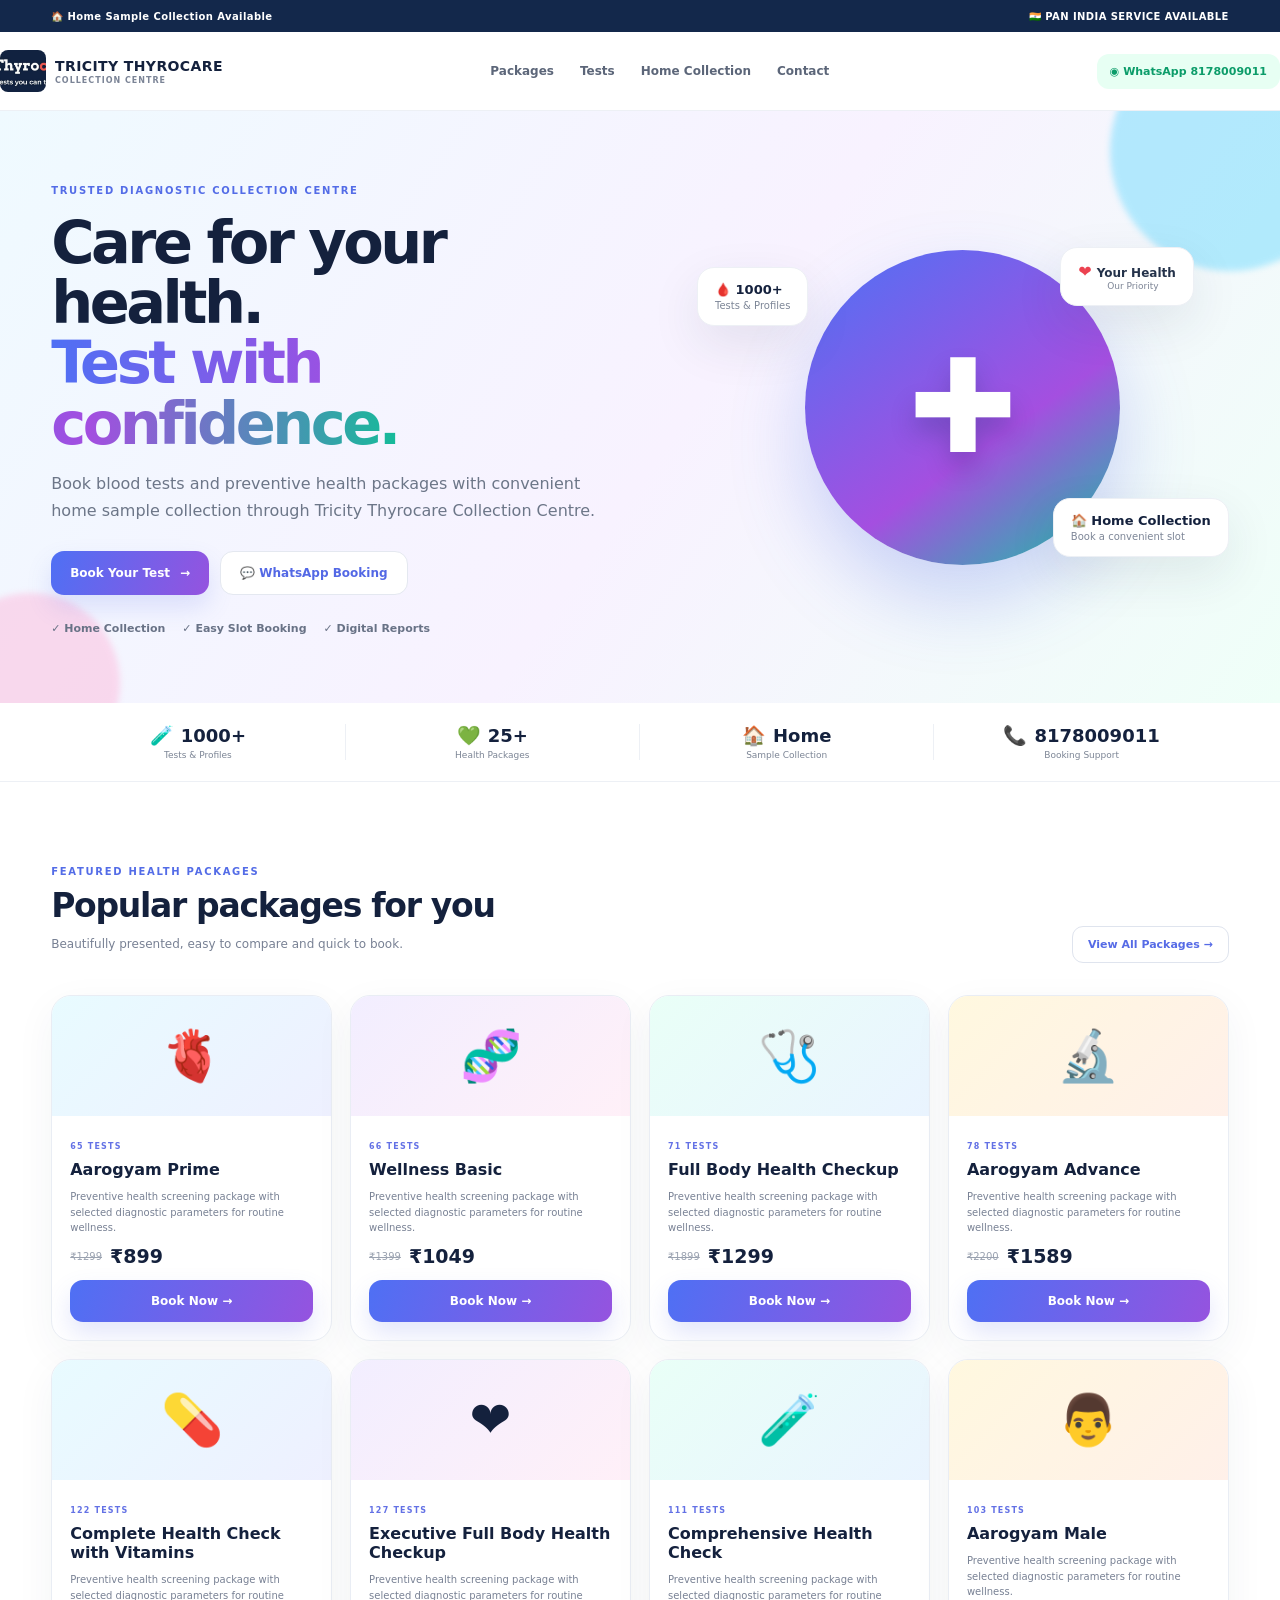
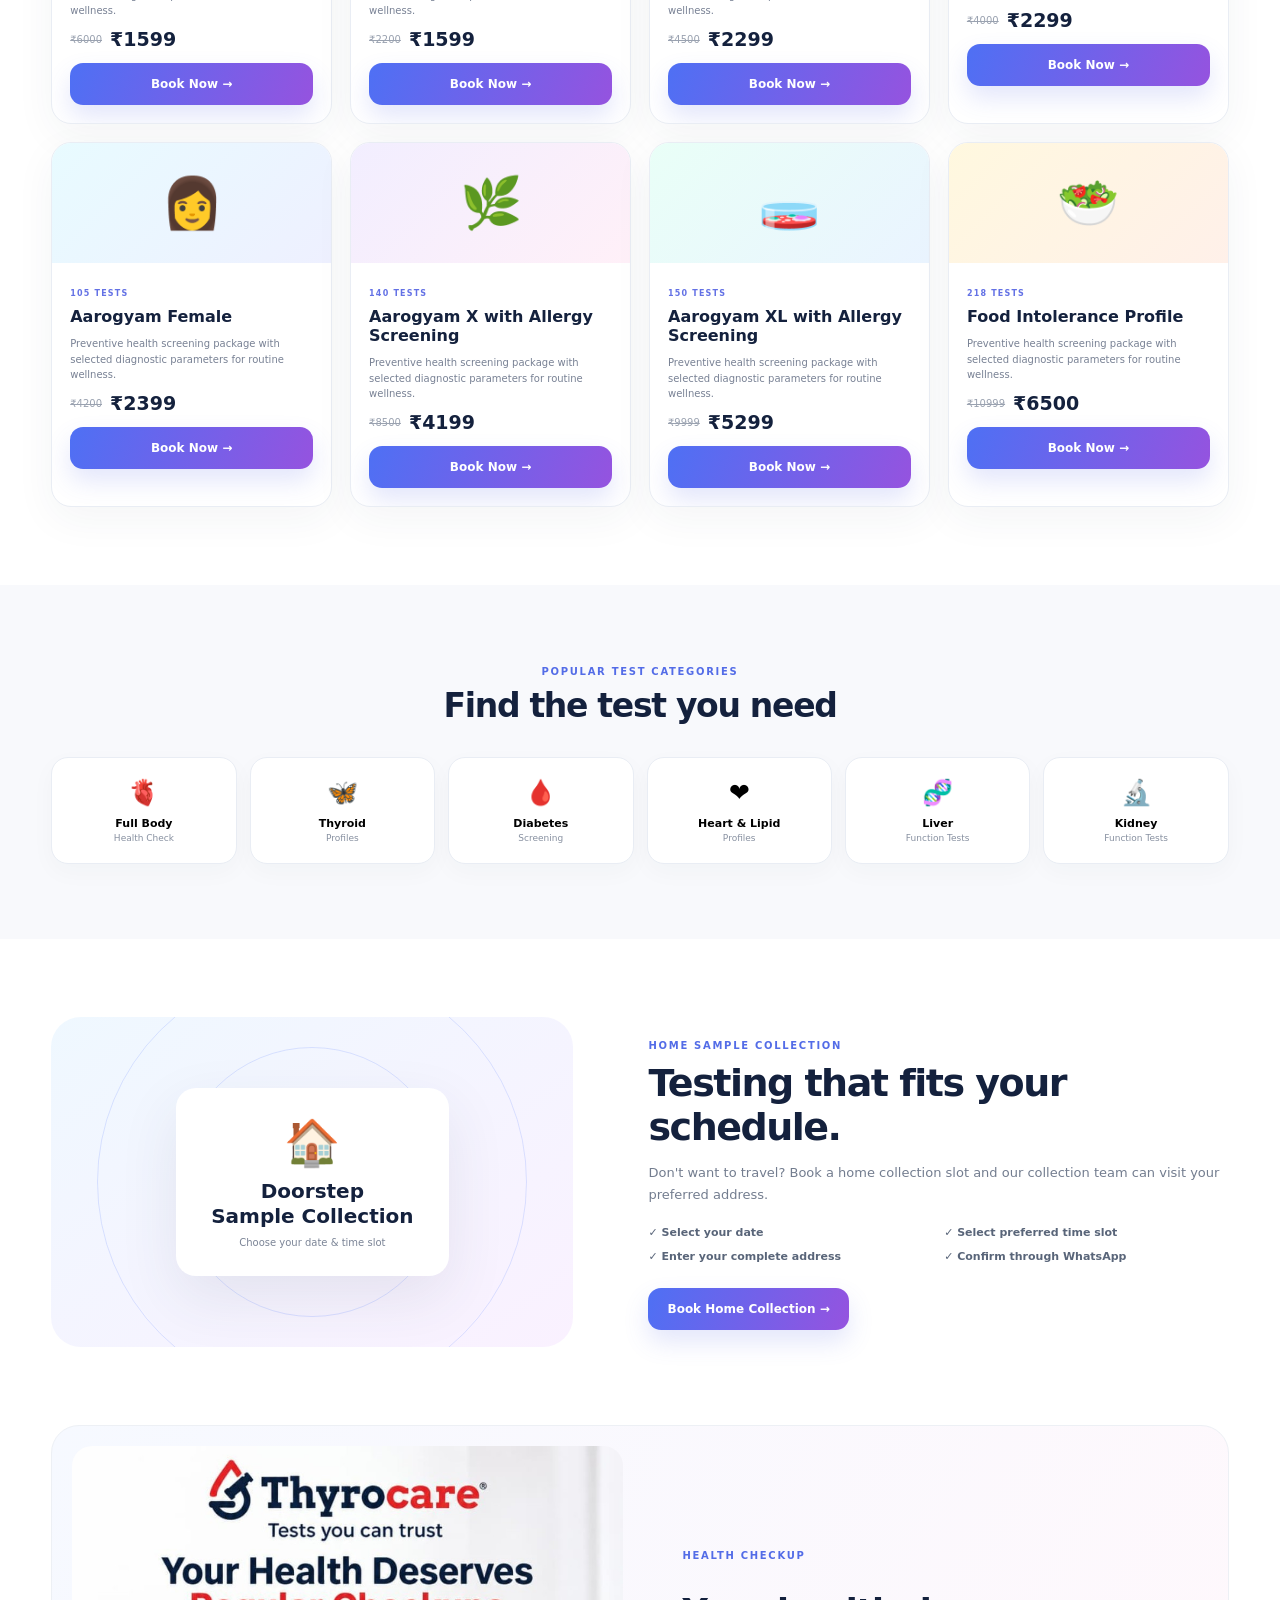
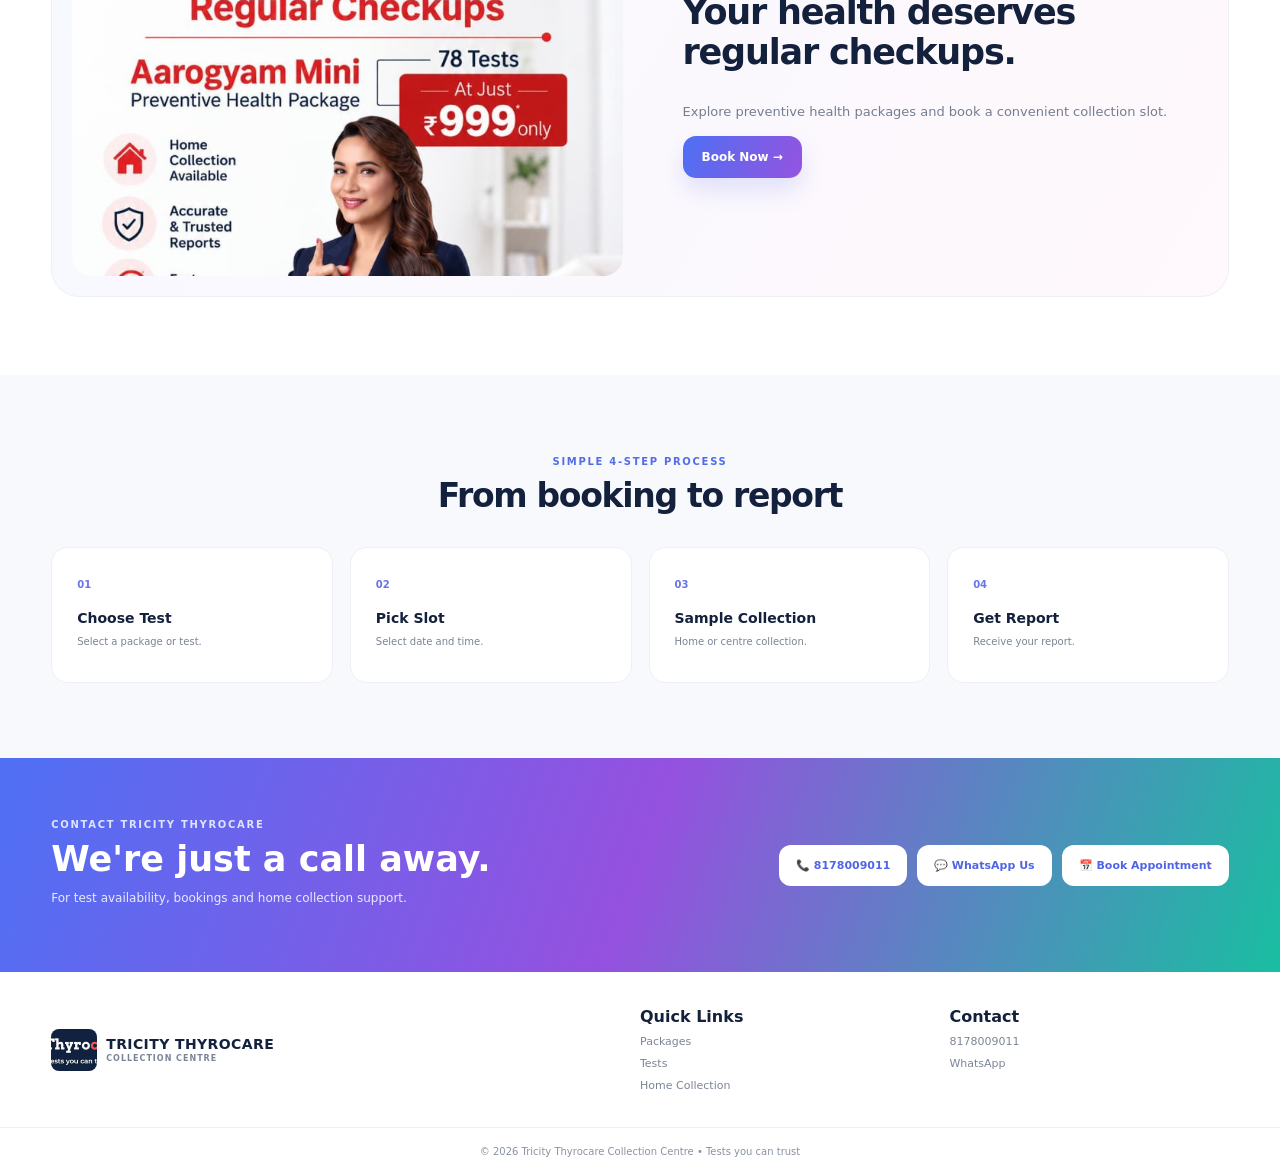
<file: index.html>
<!doctype html>
<html lang="en">
<head>
<meta charset="utf-8">
<meta name="viewport" content="width=device-width,initial-scale=1">
<title>Tricity Thyrocare Collection Centre</title>
<meta name="description" content="Tricity Thyrocare Collection Centre - Blood Tests, Health Packages and Home Collection">
<link rel="stylesheet" href="style.css">
</head>
<body>
<div class="topbar"><div>🏠 Home Sample Collection Available</div><div>🇮🇳 PAN INDIA SERVICE AVAILABLE</div></div>

<header class="header">
  <div class="nav">
    <a class="brand" href="#">
      <img src="thyrocare-logo.jpg" alt="Thyrocare">
      <div><strong>TRICITY THYROCARE</strong><span>COLLECTION CENTRE</span></div>
    </a>
    <nav>
      <a href="#packages">Packages</a>
      <a href="#tests">Tests</a>
      <a href="#home">Home Collection</a>
      <a href="#contact">Contact</a>
    </nav>
    <div class="header-actions">
      <a class="whatsapp" href="https://wa.me/918178009011" target="_blank">◉ <span>WhatsApp</span> 8178009011</a>
      <button class="menu" onclick="toggleMenu()">☰</button>
    </div>
  </div>
</header>

<main>
<section class="hero">
  <div class="hero-bg one"></div><div class="hero-bg two"></div>
  <div class="container hero-grid">
    <div class="hero-copy">
      <span class="eyebrow">TRUSTED DIAGNOSTIC COLLECTION CENTRE</span>
      <h1>Care for your health.<br><span>Test with confidence.</span></h1>
      <p>Book blood tests and preventive health packages with convenient home sample collection through Tricity Thyrocare Collection Centre.</p>
      <div class="hero-buttons">
        <button class="btn primary" onclick="openBooking()">Book Your Test <b>→</b></button>
        <a class="btn secondary" href="https://wa.me/918178009011" target="_blank">💬 WhatsApp Booking</a>
      </div>
      <div class="hero-points"><span>✓ Home Collection</span><span>✓ Easy Slot Booking</span><span>✓ Digital Reports</span></div>
    </div>
    <div class="hero-art">
      <div class="circle"></div>
      <div class="glass-card top"><b>🩸 1000+</b><small>Tests & Profiles</small></div>
      <div class="glass-card bottom"><b>🏠 Home Collection</b><small>Book a convenient slot</small></div>
      <div class="medical-symbol">✚</div>
      <div class="floating-badge">❤️ <b>Your Health</b><small>Our Priority</small></div>
    </div>
  </div>
</section>

<section class="quick">
 <div class="container quick-grid">
  <div><span>🧪</span><b>1000+</b><small>Tests & Profiles</small></div>
  <div><span>💚</span><b>25+</b><small>Health Packages</small></div>
  <div><span>🏠</span><b>Home</b><small>Sample Collection</small></div>
  <div><span>📞</span><b>8178009011</b><small>Booking Support</small></div>
 </div>
</section>

<section id="packages" class="section">
 <div class="container">
  <div class="section-title"><div><span>FEATURED HEALTH PACKAGES</span><h2>Popular packages for you</h2><p>Beautifully presented, easy to compare and quick to book.</p></div><button class="outline" onclick="openBooking()">View All Packages →</button></div>
  <div class="cards" id="cards"></div>
 </div>
</section>

<section id="tests" class="test-section">
 <div class="container">
  <div class="section-title center"><div><span>POPULAR TEST CATEGORIES</span><h2>Find the test you need</h2></div></div>
  <div class="test-grid">
   <button onclick="category('Full Body Health Check')">🫀<b>Full Body</b><small>Health Check</small></button>
   <button onclick="category('Thyroid Profile')">🦋<b>Thyroid</b><small>Profiles</small></button>
   <button onclick="category('Diabetes Profile')">🩸<b>Diabetes</b><small>Screening</small></button>
   <button onclick="category('Lipid Profile')">❤️<b>Heart & Lipid</b><small>Profiles</small></button>
   <button onclick="category('Liver Function Test')">🧬<b>Liver</b><small>Function Tests</small></button>
   <button onclick="category('Kidney Function Test')">🔬<b>Kidney</b><small>Function Tests</small></button>
  </div>
 </div>
</section>

<section id="home" class="home-section">
 <div class="container home-grid">
  <div class="home-visual"><div class="home-card">🏠<b>Doorstep<br>Sample Collection</b><small>Choose your date & time slot</small></div><div class="ring r1"></div><div class="ring r2"></div></div>
  <div><span class="eyebrow">HOME SAMPLE COLLECTION</span><h2>Testing that fits your schedule.</h2><p>Don't want to travel? Book a home collection slot and our collection team can visit your preferred address.</p><div class="features"><span>✓ Select your date</span><span>✓ Select preferred time slot</span><span>✓ Enter your complete address</span><span>✓ Confirm through WhatsApp</span></div><button class="btn primary" onclick="openBooking()">Book Home Collection →</button></div>
 </div>
</section>

<section class="promo-section">
 <div class="container promo-wrap"><img src="health-package-promo.jpg" alt="Health package promotion"><div class="promo-copy"><span>HEALTH CHECKUP</span><h2>Your health deserves regular checkups.</h2><p>Explore preventive health packages and book a convenient collection slot.</p><button class="btn primary" onclick="openBooking()">Book Now →</button></div></div>
</section>

<section class="steps"><div class="container"><div class="section-title center"><div><span>SIMPLE 4-STEP PROCESS</span><h2>From booking to report</h2></div></div><div class="step-grid"><div><i>01</i><b>Choose Test</b><p>Select a package or test.</p></div><div><i>02</i><b>Pick Slot</b><p>Select date and time.</p></div><div><i>03</i><b>Sample Collection</b><p>Home or centre collection.</p></div><div><i>04</i><b>Get Report</b><p>Receive your report.</p></div></div></div></section>

<section id="contact" class="contact"><div class="container contact-grid"><div><span class="eyebrow">CONTACT TRICITY THYROCARE</span><h2>We're just a call away.</h2><p>For test availability, bookings and home collection support.</p></div><div class="contact-actions"><a href="tel:8178009011">📞 <b>8178009011</b></a><a href="https://wa.me/918178009011" target="_blank">💬 <b>WhatsApp Us</b></a><button onclick="openBooking()">📅 <b>Book Appointment</b></button></div></div></section>
</main>

<footer><div class="container footer-grid"><div class="brand"><img src="thyrocare-logo.jpg" alt="Thyrocare"><div><strong>TRICITY THYROCARE</strong><span>COLLECTION CENTRE</span></div></div><div><b>Quick Links</b><a href="#packages">Packages</a><a href="#tests">Tests</a><a href="#home">Home Collection</a></div><div><b>Contact</b><a href="tel:8178009011">8178009011</a><a href="https://wa.me/918178009011">WhatsApp</a></div></div><div class="copyright">© 2026 Tricity Thyrocare Collection Centre • Tests you can trust</div></footer>

<div class="popup" id="popup">
 <div class="popup-box"><button class="x" onclick="closePopup()">×</button><img src="health-package-promo.jpg" alt="Health Package"><div class="popup-body"><span>LIMITED-TIME HEALTH OFFER</span><h3>Aarogyam Mini<br>Preventive Health Package</h3><p>78 Tests • Home Collection Available</p><div class="popup-price">₹999 <small>only</small></div><button class="btn primary" onclick="closePopup();openBooking('Aarogyam Mini')">Book Now →</button></div></div>
</div>

<div class="modal" id="modal">
 <div class="modal-box"><button class="x" onclick="closeBooking()">×</button><div class="modal-title"><span>ONLINE APPOINTMENT</span><h2>Book your test</h2><p>Choose your package, date and preferred time slot.</p></div>
 <form id="bookingForm">
  <div class="form-grid">
   <label>Patient Name<input id="name" required placeholder="Full name"></label>
   <label>Mobile Number<input id="mobile" required pattern="[0-9]{10}" placeholder="10 digit mobile"></label>
   <label>Test / Package<select id="package" required></select></label>
   <label>Collection Type<select id="collection"><option>Home Sample Collection</option><option>Visit Collection Centre</option></select></label>
   <label>Booking Date<input id="date" type="date" required></label>
   <label>Preferred Slot<select id="slot" required><option value="">Select slot</option><option>06:00 AM – 07:00 AM</option><option>07:00 AM – 08:00 AM</option><option>08:00 AM – 09:00 AM</option><option>09:00 AM – 10:00 AM</option><option>10:00 AM – 11:00 AM</option><option>11:00 AM – 12:00 PM</option></select></label>
   <label>Age<input id="age" type="number" min="1" max="120" placeholder="Age"></label>
   <label>Pincode<input id="pin" required inputmode="numeric" placeholder="Pincode"></label>
   <label class="wide">Full Address<textarea id="address" required placeholder="House / Street / Area / City"></textarea></label>
  </div>
  <div class="booking-note">📱 Booking confirmation will open on WhatsApp <b>8178009011</b>.</div>
  <button class="btn primary full" type="submit">Confirm Booking on WhatsApp →</button>
 </form>
 </div>
</div>
<script src="script.js"></script>
</body></html>
</file>
<file: style.css>
*{box-sizing:border-box}html{scroll-behavior:smooth}body{margin:0;font-family:Inter,system-ui,-apple-system,Segoe UI,sans-serif;color:#14213d;background:#fff}a{text-decoration:none;color:inherit}button{font:inherit;cursor:pointer}.container{width:min(1180px,92%);margin:auto}.topbar{height:32px;background:#13284b;color:#fff;display:flex;justify-content:space-between;align-items:center;padding:0 4%;font-size:10px;font-weight:800;letter-spacing:.4px}.header{position:sticky;top:0;z-index:30;background:#ffffffee;backdrop-filter:blur(15px);border-bottom:1px solid #edf0f5}.nav{height:78px;display:flex;align-items:center;justify-content:space-between;gap:20px}.brand{display:flex;align-items:center;gap:9px}.brand img{width:46px;height:42px;object-fit:cover;border-radius:8px}.brand strong{display:block;font-size:14px;letter-spacing:.4px}.brand span{display:block;color:#7b8496;font-size:8px;font-weight:900;letter-spacing:1px;margin-top:2px}nav{display:flex;gap:26px;color:#5c6679;font-size:12px;font-weight:800}nav a:hover{color:#4e6de8}.header-actions{display:flex;align-items:center;gap:9px}.whatsapp{background:#e7fff3;color:#0b9c69;padding:11px 13px;border-radius:12px;font-size:11px;font-weight:900}.menu{display:none;border:0;background:#f1f3f8;padding:9px;border-radius:9px}.hero{position:relative;overflow:hidden;background:linear-gradient(125deg,#effaff 0%,#f8f2ff 53%,#effff8 100%);padding:68px 0}.hero-bg{position:absolute;border-radius:50%;filter:blur(3px);opacity:.45}.hero-bg.one{width:240px;height:240px;background:#63d8ff;right:-70px;top:-80px}.hero-bg.two{width:180px;height:180px;background:#ffb4d9;left:-60px;bottom:-70px}.hero-grid{display:grid;grid-template-columns:1fr .9fr;align-items:center;gap:55px;position:relative}.eyebrow,.section-title>div>span,.contact .eyebrow,.promo-copy>span{font-size:10px;letter-spacing:1.7px;font-weight:900;color:#536ce7}.hero h1{font-size:59px;line-height:1.02;letter-spacing:-3.5px;margin:15px 0}.hero h1 span{background:linear-gradient(90deg,#4f70f4,#a34ee0,#15bb99);-webkit-background-clip:text;color:transparent}.hero p{color:#6c7688;line-height:1.7;max-width:570px;font-size:16px}.hero-buttons{display:flex;gap:11px;margin:27px 0}.btn{border:0;border-radius:13px;padding:14px 19px;font-size:12px;font-weight:900;display:inline-flex;align-items:center;justify-content:center;gap:10px}.primary{background:linear-gradient(110deg,#4e70f4,#9553df);color:#fff;box-shadow:0 12px 25px #5868e62b}.secondary{background:#fff;color:#5368e5;border:1px solid #e4e8f0}.hero-points{display:flex;gap:17px;flex-wrap:wrap;color:#687286;font-size:11px;font-weight:800}.hero-art{height:390px;position:relative;display:grid;place-items:center}.circle{width:315px;height:315px;border-radius:50%;background:linear-gradient(145deg,#4d72f5,#a44fe0 60%,#16c6a3);box-shadow:0 35px 75px #536be844}.medical-symbol{position:absolute;color:#fff;font-size:130px;font-weight:900;text-shadow:0 15px 25px #1d2d6a44}.glass-card,.floating-badge{position:absolute;background:#fff;border:1px solid #edf0f5;border-radius:17px;box-shadow:0 18px 50px #24324a18;padding:14px 17px}.glass-card b,.glass-card small{display:block}.glass-card b{font-size:13px}.glass-card small{font-size:10px;color:#7d8697;margin-top:3px}.glass-card.top{left:0;top:55px}.glass-card.bottom{right:0;bottom:45px}.floating-badge{right:35px;top:35px;color:#ec4250}.floating-badge b{color:#24324a;font-size:12px}.floating-badge small{display:block;color:#7c8495;font-size:9px;margin-left:29px}.quick{background:#fff;border-bottom:1px solid #edf0f5}.quick-grid{display:grid;grid-template-columns:repeat(4,1fr);padding:21px 0}.quick-grid>div{text-align:center;border-right:1px solid #edf0f5}.quick-grid>div:last-child{border:0}.quick-grid span{font-size:19px;margin-right:7px}.quick-grid b{font-size:18px}.quick-grid small{display:block;color:#7c8595;font-size:9px;margin-top:3px}.section{padding:78px 0}.section-title{display:flex;justify-content:space-between;align-items:end;gap:20px;margin-bottom:32px}.section-title h2{font-size:33px;letter-spacing:-1.3px;margin:7px 0}.section-title p{color:#788194;font-size:12px}.section-title.center{display:block;text-align:center}.outline{background:#fff;border:1px solid #dfe4ee;color:#566be6;padding:11px 15px;border-radius:11px;font-weight:900;font-size:11px}.cards{display:grid;grid-template-columns:repeat(4,1fr);gap:18px}.card{overflow:hidden;border:1px solid #e9edf4;border-radius:20px;background:#fff;box-shadow:0 12px 40px #25344b0d;transition:.2s}.card:hover{transform:translateY(-5px);box-shadow:0 22px 55px #25344b16}.card-img{height:120px;display:grid;place-items:center;font-size:50px}.bg1{background:linear-gradient(135deg,#e8fbff,#eef0ff)}.bg2{background:linear-gradient(135deg,#f2eeff,#fff0f8)}.bg3{background:linear-gradient(135deg,#e9fff7,#eaf4ff)}.bg4{background:linear-gradient(135deg,#fff8df,#fff0e9)}.card-body{padding:18px}.tag{font-size:8px;letter-spacing:1.2px;color:#6371e5;font-weight:900}.card h3{font-size:16px;margin:7px 0 5px}.card p{font-size:10px;color:#788194;line-height:1.55;height:46px}.price{display:flex;gap:8px;align-items:center}.price del{color:#9aa2b0;font-size:10px}.price b{font-size:19px}.card button{width:100%;margin-top:13px}.test-section{background:#f8f9fc;padding:75px 0}.test-grid{display:grid;grid-template-columns:repeat(6,1fr);gap:13px}.test-grid button{border:1px solid #e9edf4;background:#fff;border-radius:17px;padding:20px 10px;text-align:center;box-shadow:0 8px 25px #27364d08}.test-grid button:hover{border-color:#bcc5ff;transform:translateY(-2px)}.test-grid button:first-letter{font-size:25px}.test-grid b,.test-grid small{display:block}.test-grid b{font-size:11px;margin-top:10px}.test-grid small{font-size:9px;color:#8790a0;margin-top:3px}.home-section{padding:78px 0}.home-grid{display:grid;grid-template-columns:.9fr 1fr;gap:75px;align-items:center}.home-section h2{font-size:38px;letter-spacing:-1.5px;margin:8px 0}.home-section p{color:#737d8f;line-height:1.7;font-size:13px}.home-visual{height:330px;position:relative;display:grid;place-items:center;background:linear-gradient(145deg,#eff8ff,#faf1ff);border-radius:30px;overflow:hidden}.home-card{z-index:2;background:#fff;border-radius:20px;padding:28px 35px;text-align:center;box-shadow:0 22px 60px #34405418;font-size:45px}.home-card b,.home-card small{display:block}.home-card b{font-size:20px;line-height:1.25;margin-top:10px}.home-card small{font-size:10px;color:#7b8496;margin-top:8px}.ring{position:absolute;border-radius:50%;border:1px solid #9db0ff55}.r1{width:270px;height:270px}.r2{width:430px;height:430px}.features{display:grid;grid-template-columns:1fr 1fr;gap:11px;margin:20px 0 25px}.features span{font-size:11px;font-weight:800;color:#596579}.promo-section{padding:0 0 78px}.promo-wrap{display:grid;grid-template-columns:1fr 1fr;gap:35px;align-items:center;background:linear-gradient(120deg,#f6f9ff,#fff8fc);border:1px solid #edf0f5;border-radius:28px;padding:20px;overflow:hidden}.promo-wrap img{width:100%;max-height:430px;object-fit:cover;object-position:top;border-radius:20px}.promo-copy{padding:25px}.promo-copy h2{font-size:35px;letter-spacing:-1.2px}.promo-copy p{color:#747e90;line-height:1.7;font-size:13px}.steps{padding:75px 0;background:#f8f9fc}.step-grid{display:grid;grid-template-columns:repeat(4,1fr);gap:17px}.step-grid div{background:#fff;border:1px solid #edf0f5;border-radius:17px;padding:25px}.step-grid i{font-style:normal;color:#6874e8;font-weight:900;font-size:10px}.step-grid b{display:block;margin-top:18px;font-size:14px}.step-grid p{font-size:10px;color:#7a8394}.contact{padding:55px 0;background:linear-gradient(110deg,#4f70f4,#9551df,#19bea1);color:#fff}.contact .eyebrow{color:#dce4ff}.contact h2{font-size:35px;margin:7px 0}.contact p{color:#e8ebff;font-size:12px}.contact-grid{display:flex;justify-content:space-between;align-items:center;gap:30px}.contact-actions{display:flex;flex-wrap:wrap;gap:10px}.contact-actions a,.contact-actions button{border:0;background:#fff;color:#4f64e6;border-radius:12px;padding:14px 17px;font-size:11px}.contact-actions button{font-weight:900}.footer-grid{padding:35px 0;display:grid;grid-template-columns:2fr 1fr 1fr;gap:30px}.footer-grid>b,.footer-grid>div>b{display:block}.footer-grid>div:not(.brand) a{display:block;font-size:11px;color:#7c8596;margin-top:9px}.copyright{border-top:1px solid #edf0f5;padding:18px 4%;text-align:center;color:#8a92a1;font-size:10px}footer{background:#fff}.popup,.modal{display:none;position:fixed;inset:0;z-index:100;background:#14213db8;backdrop-filter:blur(7px);align-items:center;justify-content:center;padding:18px}.popup.show,.modal.show{display:flex}.popup-box{width:min(720px,100%);background:#fff;border-radius:25px;overflow:hidden;display:grid;grid-template-columns:1fr 1fr;position:relative;box-shadow:0 30px 100px #0005}.popup-box>img{width:100%;height:100%;object-fit:cover}.popup-body{padding:35px}.popup-body>span,.modal-title>span{font-size:9px;letter-spacing:1.5px;font-weight:900;color:#5d6fe4}.popup-body h3{font-size:27px;line-height:1.15}.popup-body p{color:#727c8e;font-size:12px}.popup-price{font-size:39px;font-weight:900;color:#df2835;margin:20px 0}.popup-price small{font-size:11px;color:#687386}.x{position:absolute;right:14px;top:12px;width:34px;height:34px;border:0;border-radius:50%;background:#fff;font-size:24px;z-index:2}.modal-box{width:min(700px,100%);max-height:92vh;overflow:auto;background:#fff;border-radius:24px;padding:30px;position:relative}.modal-title h2{font-size:29px;margin:7px 0}.modal-title p{font-size:12px;color:#7a8394}.form-grid{display:grid;grid-template-columns:1fr 1fr;gap:13px}label{display:block;font-size:10px;font-weight:900;color:#5d6779}input,select,textarea{display:block;width:100%;margin-top:6px;padding:12px;border:1px solid #e0e5ed;border-radius:10px;outline:none;font:inherit;font-size:11px;background:#fff}textarea{height:78px;resize:vertical}.wide{grid-column:1/-1}.booking-note{background:#f1fff9;border:1px solid #d7f6ea;border-radius:10px;padding:12px;font-size:10px;color:#477364;margin:15px 0}.full{width:100%}@media(max-width:950px){nav{display:none}.menu{display:block}.hero-grid,.home-grid,.promo-wrap{grid-template-columns:1fr}.hero-art{height:330px}.cards{grid-template-columns:1fr 1fr}.test-grid{grid-template-columns:repeat(3,1fr)}.step-grid{grid-template-columns:1fr 1fr}.contact-grid{display:block}.contact-actions{margin-top:20px}.footer-grid{grid-template-columns:1fr 1fr}}@media(max-width:600px){.topbar{font-size:8px}.topbar div:last-child{display:none}.header .brand strong{font-size:11px}.whatsapp span{display:none}.hero{padding:48px 0}.hero h1{font-size:42px;letter-spacing:-2px}.hero-buttons{flex-direction:column}.hero-art{transform:scale(.85);margin:-15px 0}.quick-grid{grid-template-columns:1fr 1fr;gap:16px}.quick-grid>div{border:0}.section-title{display:block}.section-title .outline{margin-top:12px}.cards{grid-template-columns:1fr}.test-grid{grid-template-columns:1fr 1fr}.features{grid-template-columns:1fr}.promo-wrap{padding:10px}.promo-copy{padding:18px}.step-grid{grid-template-columns:1fr}.popup-box{grid-template-columns:1fr}.popup-box>img{height:260px}.form-grid{grid-template-columns:1fr}.wide{grid-column:auto}.footer-grid{grid-template-columns:1fr}.nav{height:68px}}
</file>
